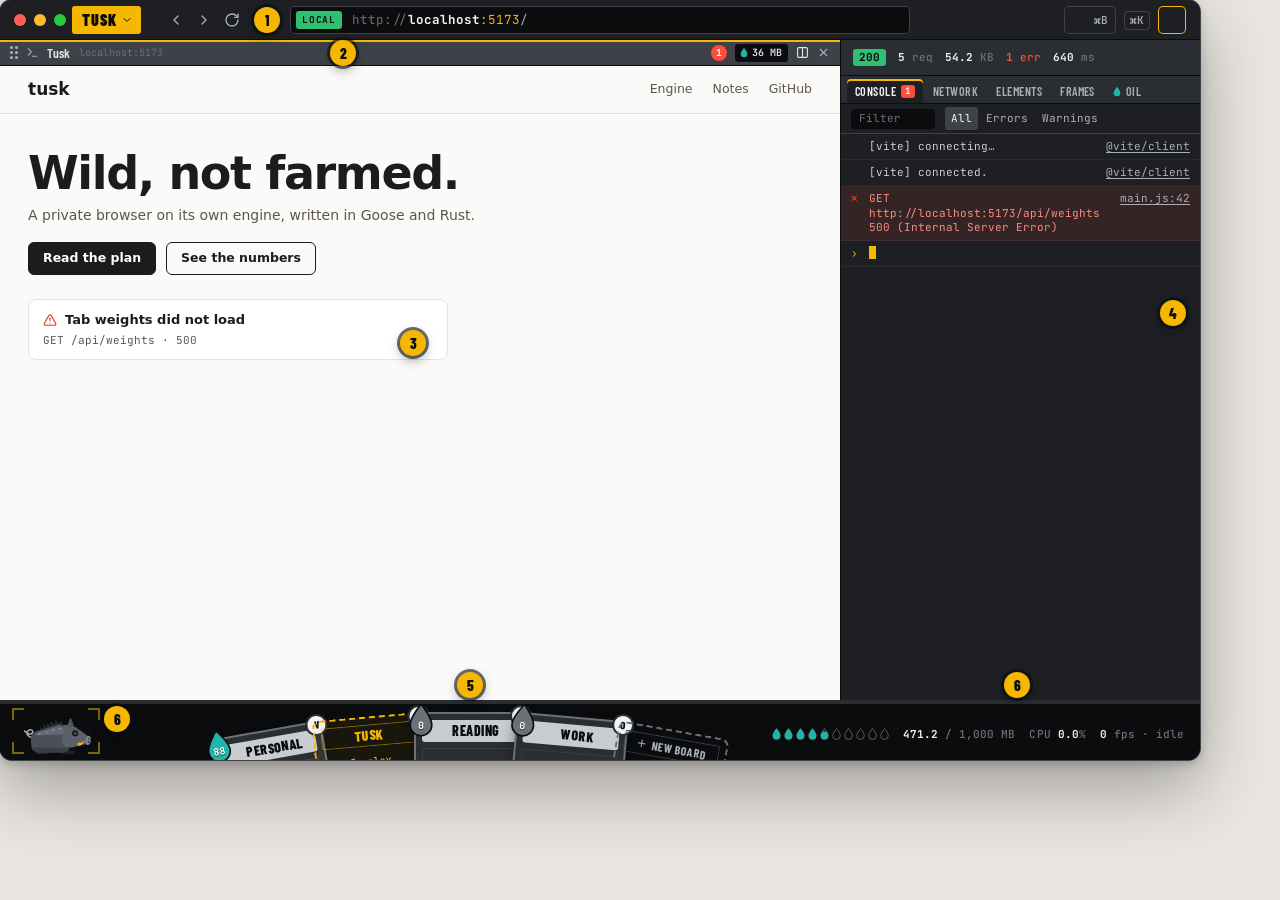
<file: tests/pages/window.html>
<!doctype html>
<meta charset="utf-8">
<title>Tusk, the window</title>
<!-- The interface's design, its default window (foundry, round 7), ported so
     that Tusk draws it: lengths in points (1200 × 760), grid as flex, the oil's
     sheen one flat colour, the rest bay's corners as borders, the console's
     floated sources as flex items. The cards' art waits for images. The
     @font-face rules are for other browsers; Tusk brings these fonts. -->
<style>
@font-face { font-family: "Barlow Condensed"; font-weight: 500; src: url(../../app/fonts/BarlowCondensed-Medium.ttf) }
@font-face { font-family: "Barlow Condensed"; font-weight: 600; src: url(../../app/fonts/BarlowCondensed-SemiBold.ttf) }
@font-face { font-family: "Barlow Condensed"; font-weight: 700; src: url(../../app/fonts/BarlowCondensed-Bold.ttf) }
@font-face { font-family: "Barlow Condensed"; font-weight: 800; src: url(../../app/fonts/BarlowCondensed-ExtraBold.ttf) }
@font-face { font-family: "Barlow Condensed"; font-weight: 900; src: url(../../app/fonts/BarlowCondensed-Black.ttf) }
@font-face { font-family: "JetBrains Mono"; font-weight: 100 800; src: url("../../app/fonts/JetBrainsMono[wght].ttf") }
body { margin: 0; padding: 0; max-width: none; background: #101113 }
.sprite { position: absolute; width: 0; height: 0; overflow: hidden }
:root {  }
:root { --bg: #E9E6E1; --surface: #F4F2EE; --ink: #16171A; --ink-2: #585B60; --line: rgba(22,23,26,.14); --steel: #1D1F22; --steel-2: #2A2D31; --steel-3: #3E4248; --steel-4: #6C7178; --steel-5: #A9AEB5; --plate: #C9CDD2; --oil: #0B0C0E; --concrete: #D8D5CF; --hazard: #F5B700; --ember: #FF7A1A; --ok: #2FBF71; --err: #FF4D3D; --pg: #FFFFFF; --agent: #3B82F6; --h-q: #3E4248; --h-c: #5A5F66; --h-w: #8C6A2E; --h-d: #C98A1B; --h-m: #F5B700; --h-l: #FFE08A; --f-stencil: "Barlow Condensed", "Arial Narrow", "Helvetica Neue", sans-serif; --f-cond: "Barlow Condensed", "Arial Narrow", "Helvetica Neue", sans-serif; --f-ui: -apple-system, BlinkMacSystemFont, "SF Pro Text", "Helvetica Neue", system-ui, sans-serif; --f-mono: "JetBrains Mono", ui-monospace, "SF Mono", Menlo, monospace }
*, *::before, *::after { box-sizing:border-box }
body { background:var(--bg); color:var(--ink); font:400 17px/1.5 var(--f-ui); -webkit-font-smoothing:antialiased }
.i { width:1em; height:1em; fill:none; stroke:currentColor; stroke-width:2; stroke-linecap:round; stroke-linejoin:round; flex:none }
.b { width:1em; height:1em; flex:none; fill:currentColor }
.ro { display:flex; flex-direction:column; gap:6px; font:500 11px/1 var(--f-mono); color:var(--steel-4); white-space:nowrap }
.ro b { font-weight:700; color:#ECEEF1 }
.ro .r1, .ro .r2 { display:flex; align-items:center; justify-content:flex-end; gap:14px }
.ro .st { padding:3px 6px; border-radius:3px; font-weight:700; color:var(--oil) }
.ro .st.ok { background:var(--ok) }
.ro .er { color:var(--err) }
.ro .er b { color:var(--err) }
.ro .k { color:var(--steel-4); letter-spacing:.06em; margin-right:-8px }
.oilg { display:flex; gap:3px }
.oilg i { position:relative; width:9px; height:12px; flex:none }
.oilg svg { position:absolute; inset:0; width:100%; height:100% }
.oilg path { fill:none; stroke:var(--steel-4); stroke-width:2.2 }
.oilg .f path { fill:#1FB5A8; stroke:none }
.drop { position:absolute; z-index:2; left:-8px; top:-11px; width:26px; height:34px; display:flex; align-items:flex-end; justify-content:center; padding-bottom:6px }
.drop svg { position:absolute; inset:0; width:100%; height:100% }
.drop path { fill:#1FB5A8; stroke:var(--oil); stroke-width:1.5 }
.drop b { position:relative; font:700 10px/1 var(--f-mono); color:#FFF; text-shadow:0 1px 0 rgba(0,0,0,.6) }
.asleep .drop path { fill:var(--steel-4) }
.cd { position:relative; width:112px; height:156px; padding:6px; border-radius:8px; background:var(--steel-2);
  border:2px solid var(--steel-4); box-shadow:0 6px 14px rgba(0,0,0,.4); color:#E4E6EA }
.cd .nm { position:relative; height:22px; display:flex; align-items:center; justify-content:center; gap:4px; padding:0 6px 0 18px; border-radius:3px;
  background:var(--plate); color:var(--oil); font:800 14px/1 var(--f-stencil); letter-spacing:.04em; text-transform:uppercase }
.cd .art { height:78px; margin-top:6px; border-radius:4px; background:var(--art) center / cover; box-shadow:inset 0 0 0 1px rgba(255,255,255,.12) }
.cd .tx { display:flex; flex-direction:column; gap:5px; margin-top:8px; padding:0 2px }
.cd .row { display:flex; align-items:center; justify-content:space-between }
.fvs { display:flex; gap:6px; color:var(--steel-5); min-height:12px }
.fvs .i, .fvs .b { width:12px; height:12px }
.cd kbd { font:500 9px/1 var(--f-mono); color:var(--steel-4) }
.cd .tx small { font:500 9px/1.2 var(--f-mono); color:var(--steel-5) }
.cd.asleep .art { filter:grayscale(1) brightness(.7) }
.cd.ghost { background:rgba(245,183,0,.06); border:2px dashed var(--hazard); box-shadow:none }
.cd.ghost .nm { padding:0 6px; background:transparent; color:var(--hazard); box-shadow:inset 0 0 0 1px rgba(245,183,0,.5) }
.cd.ghost small { display:block; margin-top:10px; text-align:center; font:500 9.5px/1 var(--f-mono); color:var(--hazard) }
.cd.ghost kbd { position:absolute; right:8px; bottom:8px; color:var(--hazard) }
.cd.new { background:transparent; border:2px dashed var(--steel-4); box-shadow:none; color:var(--steel-5) }
.cd.new .nm { padding:0 6px; background:transparent; color:var(--steel-5); box-shadow:inset 0 0 0 1px var(--steel-3); font:700 12px/1 var(--f-cond) }
.cd.new .i { width:12px; height:12px }
.fc { position:absolute; left:0; top:0; transform-origin:50% 50% }
.win { position:relative; width:1200px; height:760px; border-radius:12px; overflow:hidden; background:var(--steel);
  font:400 13px/1.3 var(--f-ui); color:#E4E6EA; box-shadow:0 0 0 1px var(--steel-3), 0 28px 70px rgba(0,0,0,.32), 0 4px 12px rgba(0,0,0,.2) }
.bar { position:absolute; left:0; right:0; top:0; height:40px; border-bottom:1px solid var(--oil) }
.bar > * { position:absolute; top:6px; height:28px; display:flex; align-items:center }
.lights { left:14px; gap:8px }
.lights i { width:12px; height:12px; border-radius:50%; background:#FF5F57 }
.lights i:nth-child(2) { background:#FEBC2E }
.lights i:nth-child(3) { background:#28C840 }
.plate { left:72px; gap:4px; padding:0 8px 0 10px; border-radius:3px; background:var(--hazard); color:var(--oil);
  font:900 16px/1 var(--f-stencil); letter-spacing:.06em; text-transform:uppercase }
.plate .i { width:12px; height:12px; transform:rotate(90deg) }
.nav { left:168px; gap:12px; color:var(--steel-5) }
.nav .i { width:16px; height:16px }
.url { left:290px; width:620px; gap:10px; padding:0 10px 0 6px; border-radius:5px; background:var(--oil); box-shadow:inset 0 0 0 1px var(--steel-3);
  font:400 12.5px/1 var(--f-mono); color:var(--steel-5) }
.env { padding:4px 6px; border-radius:3px; background:var(--ok); color:var(--oil); font:700 9.5px/1 var(--f-mono); letter-spacing:.08em }
.u i { font-style:normal; color:var(--steel-4) }
.u b { font-weight:700; color:#F2F3F5 }
.u em { font-style:normal; color:var(--hazard) }
.tools { right:14px; gap:8px; color:var(--steel-5) }
.tools > span { display:flex; align-items:center; justify-content:center; width:28px; height:28px }
.tools .i { width:16px; height:16px }
.tools .on { color:var(--hazard); border-radius:5px; box-shadow:inset 0 0 0 1px var(--hazard) }
.tools kbd { padding:4px 6px; border-radius:4px; box-shadow:inset 0 0 0 1px var(--steel-3); font:500 11px/1 var(--f-mono) }
.tools > .bv { width:auto; display:flex; gap:6px; padding:0 8px; border-radius:5px; box-shadow:inset 0 0 0 1px var(--steel-3) }
.tools > .bv kbd { padding:0; box-shadow:none }
.tools > .bv.on { color:var(--hazard); box-shadow:inset 0 0 0 1px var(--hazard) }
.mb { display:inline-flex; align-items:center; gap:4px; height:18px; margin-left:auto; padding:0 6px 0 5px; border-radius:3px; background:var(--oil); font:600 10px/1 var(--f-mono); color:#E4E6EA; white-space:nowrap; flex:none }
.mb svg { width:8px; height:11px; flex:none }
.mb path { fill:#1FB5A8 }
.content { position:absolute; z-index:0; left:0; top:40px; width:840px; height:660px; overflow:hidden; background:var(--pg) }
.pane { position:absolute; overflow:hidden; background:var(--pg) }
.pane.focus::before { content:""; position:absolute; z-index:2; left:0; right:0; top:0; height:3px; background:var(--hazard) }
.panel { position:absolute; left:0; right:0; bottom:0; height:60px; background:var(--oil); border-top:4px solid var(--steel-2) }
.bay { position:absolute; left:12px; bottom:6px; width:88px; height:46px; --bc:rgba(245,183,0,.5); }
.bay .rest { position:absolute; left:6px; bottom:-2px; width:76px; height:auto; overflow:visible }
.panel .ro { position:absolute; right:16px; bottom:20px }
.pg { height:100%; overflow:hidden; font-family:var(--f-ui) }
.site { background:#FBFAF8; color:#1C1C1C }
.s-nav { display:flex; align-items:center; gap:20px; height:48px; padding:0 28px; font-size:12.5px; color:#5A564F; border-bottom:1px solid #E6E3DE }
.s-nav b { margin-right:auto; font:800 17px/1 var(--f-ui); color:#1C1C1C }
.s-hero { padding:36px 28px 24px }
.s-hero h4 { margin:0 0 10px; font:800 46px/1 var(--f-ui); letter-spacing:-.03em }
.s-hero p { margin:0 0 18px; color:#5A564F; font-size:14px }
.s-cta { display:flex; gap:10px }
.s-btn { padding:9px 14px; border-radius:6px; border:1.5px solid #1C1C1C; font:600 12.5px/1 var(--f-ui) }
.s-btn.pri { background:#1C1C1C; color:#FFF }
.s-warn { margin:0 28px; padding:12px 14px; max-width:420px; border-radius:8px; border:1.5px solid #E6E3DE; background:#FFF }
.s-warn span { display:flex; align-items:center; gap:8px; font-size:13px; font-weight:600 }
.s-warn .i { width:14px; height:14px; color:#D93A26 }
.s-warn small { display:block; margin-top:4px; font:400 11px/1.3 var(--f-mono); color:#5A564F }
.devp { position:absolute; z-index:0; left:840px; top:40px; width:360px; height:660px; display:flex; flex-direction:column;
  background:var(--steel); border-left:1px solid var(--oil); font:400 11px/1.35 var(--f-mono); color:#D7DADF }
.dph { display:flex; align-items:center; height:36px; padding:0 12px; flex:none; background:var(--steel-2); border-bottom:1px solid var(--oil) }
.dph .r1 { justify-content:flex-start; gap:12px }
.dpt { display:flex; flex-direction:column; min-height:0 }
.dpt { flex:1 }
.dtabs { display:flex; align-items:flex-end; gap:2px; height:28px; padding:0 6px; background:var(--steel-2); border-bottom:1px solid var(--oil); flex:none }
.dtabs span { display:flex; align-items:center; gap:5px; height:24px; padding:0 8px; border-radius:4px 4px 0 0;
  font:600 12px/1 var(--f-cond); letter-spacing:.04em; text-transform:uppercase; color:var(--steel-5) }
.dtabs span.on { background:var(--steel); color:#F2F3F5; box-shadow:inset 0 2px 0 var(--hazard) }
.dtabs em { padding:2px 4px; border-radius:3px; background:var(--err); color:#FFF; font:700 9px/1 var(--f-mono); font-style:normal }
.dtabs svg { width:8px; height:11px }
.dtabs path { fill:#1FB5A8 }
.nbar { display:flex; align-items:center; gap:10px; height:30px; padding:0 10px; border-bottom:1px solid var(--steel-3); flex:none; white-space:nowrap }
.flt { display:flex; align-items:center; width:84px; height:20px; padding:0 8px; border-radius:4px; background:var(--oil); color:var(--steel-4) }
.chips { display:flex; gap:2px }
.chips i { padding:4px 6px; border-radius:3px; font-style:normal; color:var(--steel-5) }
.chips i.on { background:var(--steel-3); color:#F2F3F5 }
.clist { flex:1; min-height:0; overflow:hidden }
.cl { display:flex; align-items:flex-start; gap:8px; margin:0; padding:5px 10px; border-bottom:1px solid rgba(255,255,255,.05); color:#C9CDD2 }
.cl .msg { flex:1; min-width:0; overflow-wrap:anywhere }
.cl em { flex:none; margin-left:10px; font-style:normal; color:var(--steel-5); text-decoration:underline; text-underline-offset:2px }
.cl.er { background:rgba(255,77,61,.1); color:#FF8A7E }
.cl .x { flex:none; width:10px; color:var(--err) }
.cl .pr { color:var(--hazard) }
.caret { width:7px; height:13px; background:var(--hazard) }
.pane { display:flex; flex-direction:column }
.pbody { flex:1; min-height:0; overflow:hidden }
.pgh { display:flex; align-items:center; gap:8px; height:26px; padding:0 10px; flex:none; white-space:nowrap;
  background:var(--steel-2); border-bottom:1px solid var(--oil); color:#E4E6EA }
.pgh.focus { box-shadow:inset 0 2px 0 var(--hazard) }
.pgh.hover { background:var(--steel-3) }
.pgh .fv { display:flex; color:var(--steel-5) }
.pgh .fv .i, .pgh .fv .b { width:13px; height:13px }
.pgh b { min-width:0; overflow:hidden; text-overflow:ellipsis; font:600 13.5px/1 var(--f-cond); letter-spacing:.01em }
.pgh .host { min-width:0; overflow:hidden; text-overflow:ellipsis; font:400 10px/1 var(--f-mono); color:var(--steel-4) }
.pgr { display:flex; align-items:center; gap:8px; margin-left:auto; flex:none }
.pgr .mb { margin-left:0 }
.pga { display:flex; gap:8px; color:var(--steel-5) }
.pga .i { width:13px; height:13px }
.pga .sp { display:flex; color:#E4E6EA }
.sdot { width:8px; height:8px; border-radius:50% }
.sdot.ok { background:var(--ok) }
.sdot.er { display:flex; align-items:center; justify-content:center; width:auto; min-width:16px; height:16px; padding:0 4px; border-radius:8px; background:var(--err);
  color:#FFF; font:700 9.5px/1 var(--f-mono) }
.grip { display:flex; flex-wrap:wrap; width:8px; gap:2px }
.grip i { width:3px; height:3px; border-radius:50%; background:var(--steel-5) }
.pbadge { position:absolute; z-index:3; right:-6px; top:-7px; width:18px; height:18px; display:flex; align-items:center; justify-content:center; border-radius:50%;
  background:#F2F3F5; color:var(--oil); font:800 10.5px/1 var(--f-cond); box-shadow:0 0 0 2px var(--steel-2) }
.mk { position:absolute; z-index:40; display:flex; align-items:center; justify-content:center; width:26px; height:26px; border-radius:50%; background:var(--hazard); color:var(--oil);
  font:800 15px/1 var(--f-cond); box-shadow:0 0 0 3px rgba(11,12,14,.6), 0 4px 12px rgba(0,0,0,.35) }
.m-body { fill:#4A5058 }
.m-plate { fill:#646B75 }
.m-belly { fill:#3A3F46 }
.m-head { fill:#5A616B }
.m-ear { fill:#4A5058 }
.m-snout { fill:#7A828D }
.m-nostril { fill:#2A2D31 }
.m-tusk { fill:#F5B700 }
.m-rivet { fill:#A9AEB5 }
.m-mane { fill:#25282C }
.m-hoof { fill:#1D1F22 }
.m-spring { fill:none; stroke:#A9AEB5; stroke-width:3.2; stroke-linecap:round; stroke-linejoin:round }
.m-ring { fill:#1D1F22 }
.m-standby { fill:#FF6A1A }
.bay .bc { position:absolute; width:12px; height:12px; border:0 solid var(--bc) }
.bay .tl { left:0; top:0; border-top-width:2px; border-left-width:2px }
.bay .tr { right:0; top:0; border-top-width:2px; border-right-width:2px }
.bay .bl { left:0; bottom:0; border-bottom-width:2px; border-left-width:2px }
.bay .br { right:0; bottom:0; border-bottom-width:2px; border-right-width:2px }
</style>
<svg class="sprite" aria-hidden="true"><symbol id="i-chev-l" viewBox="0 0 24 24"><path d="m15 18-6-6 6-6"/></symbol><symbol id="i-chev-r" viewBox="0 0 24 24"><path d="m9 18 6-6-6-6"/></symbol><symbol id="i-reload" viewBox="0 0 24 24"><path d="M21 12a9 9 0 1 1-9-9c2.52 0 4.93 1 6.74 2.74L21 8"/><path d="M21 3v5h-5"/></symbol><symbol id="i-plus" viewBox="0 0 24 24"><path d="M5 12h14"/><path d="M12 5v14"/></symbol><symbol id="i-search" viewBox="0 0 24 24"><circle cx="11" cy="11" r="8"/><path d="m21 21-4.3-4.3"/></symbol><symbol id="i-globe" viewBox="0 0 24 24"><circle cx="12" cy="12" r="10"/><path d="M12 2a14.5 14.5 0 0 0 0 20 14.5 14.5 0 0 0 0-20"/><path d="M2 12h20"/></symbol><symbol id="i-moon" viewBox="0 0 24 24"><path d="M12 3a6 6 0 0 0 9 9 9 9 0 1 1-9-9Z"/></symbol><symbol id="i-term" viewBox="0 0 24 24"><path d="m4 17 6-6-6-6"/><path d="M12 19h8"/></symbol><symbol id="i-x" viewBox="0 0 24 24"><path d="M18 6 6 18"/><path d="m6 6 12 12"/></symbol><symbol id="i-menu" viewBox="0 0 24 24"><path d="M4 6h16"/><path d="M4 12h16"/><path d="M4 18h16"/></symbol><symbol id="i-alert" viewBox="0 0 24 24"><path d="m21.73 18-8-14a2 2 0 0 0-3.48 0l-8 14A2 2 0 0 0 4 21h16a2 2 0 0 0 1.73-3"/><path d="M12 9v4"/><path d="M12 17h.01"/></symbol><symbol id="i-clock" viewBox="0 0 24 24"><circle cx="12" cy="12" r="10"/><path d="M12 6v6l4 2"/></symbol><symbol id="i-share" viewBox="0 0 24 24"><path d="M4 12v8a2 2 0 0 0 2 2h12a2 2 0 0 0 2-2v-8"/><path d="m16 6-4-4-4 4"/><path d="M12 2v13"/></symbol><symbol id="i-check" viewBox="0 0 24 24"><path d="M20 6 9 17l-5-5"/></symbol><symbol id="i-undo" viewBox="0 0 24 24"><path d="M3 7v6h6"/><path d="M21 17a9 9 0 0 0-9-9 9 9 0 0 0-6 2.3L3 13"/></symbol><symbol id="i-cols" viewBox="0 0 24 24"><rect width="18" height="18" x="3" y="3" rx="2"/><path d="M12 3v18"/></symbol><symbol id="b-github" viewBox="0 0 24 24"><path d="M12 .297c-6.63 0-12 5.373-12 12 0 5.303 3.438 9.8 8.205 11.385.6.113.82-.258.82-.577 0-.285-.01-1.04-.015-2.04-3.338.724-4.042-1.61-4.042-1.61C4.422 18.07 3.633 17.7 3.633 17.7c-1.087-.744.084-.729.084-.729 1.205.084 1.838 1.236 1.838 1.236 1.07 1.835 2.809 1.305 3.495.998.108-.776.417-1.305.76-1.605-2.665-.3-5.466-1.332-5.466-5.93 0-1.31.465-2.38 1.235-3.22-.135-.303-.54-1.523.105-3.176 0 0 1.005-.322 3.3 1.23.96-.267 1.98-.399 3-.405 1.02.006 2.04.138 3 .405 2.28-1.552 3.285-1.23 3.285-1.23.645 1.653.24 2.873.12 3.176.765.84 1.23 1.91 1.23 3.22 0 4.61-2.805 5.625-5.475 5.92.42.36.81 1.096.81 2.22 0 1.606-.015 2.896-.015 3.286 0 .315.21.69.825.57C20.565 22.092 24 17.592 24 12.297c0-6.627-5.373-12-12-12"/></symbol><symbol id="b-wikipedia" viewBox="0 0 24 24"><path d="M12.09 13.119c-.936 1.932-2.217 4.548-2.853 5.728-.616 1.074-1.127.931-1.532.029-1.406-3.321-4.293-9.144-5.651-12.409-.251-.601-.441-.987-.619-1.139-.181-.15-.554-.24-1.122-.271C.103 5.033 0 4.982 0 4.898v-.455l.052-.045c.924-.005 5.401 0 5.401 0l.051.045v.434c0 .119-.075.176-.225.176l-.564.031c-.485.029-.727.164-.727.436 0 .135.053.33.166.601 1.082 2.646 4.818 10.521 4.818 10.521l.136.046 2.411-4.81-.482-1.067-1.658-3.264s-.318-.654-.428-.872c-.728-1.443-.712-1.518-1.447-1.617-.207-.023-.313-.05-.313-.149v-.468l.06-.045h4.292l.113.037v.451c0 .105-.076.15-.227.15l-.308.047c-.792.061-.661.381-.136 1.422l1.582 3.252 1.758-3.504c.293-.64.233-.801.111-.947-.07-.084-.305-.22-.812-.24l-.201-.021c-.052 0-.098-.015-.145-.051-.045-.031-.067-.076-.067-.129v-.427l.061-.045c1.247-.008 4.043 0 4.043 0l.059.045v.436c0 .121-.059.178-.193.178-.646.03-.782.095-1.023.439-.12.186-.375.589-.646 1.039l-2.301 4.273-.065.135 2.792 5.712.17.048 4.396-10.438c.154-.422.129-.722-.064-.895-.197-.172-.346-.273-.857-.295l-.42-.016c-.061 0-.105-.014-.152-.045-.043-.029-.072-.075-.072-.119v-.436l.059-.045h4.961l.041.045v.437c0 .119-.074.18-.209.18-.648.03-1.127.18-1.443.421-.314.255-.557.616-.736 1.067 0 0-4.043 9.258-5.426 12.339-.525 1.007-1.053.917-1.503-.031-.571-1.171-1.773-3.786-2.646-5.71l.053-.036z"/></symbol><symbol id="b-mdnwebdocs" viewBox="0 0 24 24"><path d="m21.538 1.1-6.745 21.8h-2.77L18.77 1.1ZM24 1.1v21.8h-2.462V1.1Zm-12 0v21.8H9.538V1.1Zm-2.462 0L2.77 22.9H0L6.746 1.1Z"/></symbol></svg>
<div class="win"><div class="bar"><span class="lights"><i></i><i></i><i></i></span><span class="plate">Tusk<svg class="i" aria-hidden="true"><use href="#i-chev-r"/></svg></span><span class="nav"><svg class="i" aria-hidden="true"><use href="#i-chev-l"/></svg><svg class="i" aria-hidden="true"><use href="#i-chev-r"/></svg><svg class="i" aria-hidden="true"><use href="#i-reload"/></svg></span><span class="url"><span class="env">LOCAL</span><span class="u"><i>http://</i><b>localhost</b><em>:5173</em>/</span></span><span class="tools"><span class="bv"><svg class="i" aria-hidden="true"><use href="#i-grid"/></svg><kbd>⌘B</kbd></span><kbd>⌘K</kbd><span class="on"><svg class="i" aria-hidden="true"><use href="#i-code"/></svg></span></span></div><div class="content "><div class="pane" style="left:0px; top:0px; width:840px; height:660px"><div class="pgh focus hover"><span class="grip" aria-hidden="true"><i></i><i></i><i></i><i></i><i></i><i></i></span><span class="fv"><svg class="i" aria-hidden="true"><use href="#i-term"/></svg></span><b>Tusk</b><span class="host">localhost:5173</span><span class="pgr"><span class="sdot er" aria-label="1 error">1</span><span class="mb"><svg viewBox="0 0 24 31" aria-hidden="true"><path d="M12 1C12 1 2 13 2 20a10 10 0 0 0 20 0C22 13 12 1 12 1Z"/></svg>36 MB</span><span class="pga"><span class="sp"><svg class="i" aria-hidden="true"><use href="#i-cols"/></svg></span><svg class="i" aria-hidden="true"><use href="#i-x"/></svg></span></span></div><div class="pbody"><div class="pg site"><div class="s-nav"><b>tusk</b><span>Engine</span><span>Notes</span><span>GitHub</span></div><div class="s-hero"><h4>Wild, not farmed.</h4><p>A private browser on its own engine, written in Goose and Rust.</p><div class="s-cta"><span class="s-btn pri">Read the plan</span><span class="s-btn">See the numbers</span></div></div><div class="s-warn"><span><svg class="i" aria-hidden="true"><use href="#i-alert"/></svg>Tab weights did not load</span><small>GET /api/weights · 500</small></div></div></div></div></div><aside class="devp"><div class="dph"><div class="ro"><div class="r1"><span class="st ok">200</span><span><b>5</b> req</span><span><b>54.2</b> KB</span><span class="er"><b>1</b> err</span><span><b>640</b> ms</span></div></div></div><div class="dpt"><div class="dtabs"><span class=on>Console<em>1</em></span><span>Network</span><span>Elements</span><span>Frames</span><span><svg viewBox="0 0 24 31" aria-hidden="true"><path d="M12 1C12 1 2 13 2 20a10 10 0 0 0 20 0C22 13 12 1 12 1Z"/></svg>Oil</span></div><div class="nbar"><span class="flt">Filter</span><span class="chips"><i class="on">All</i><i>Errors</i><i>Warnings</i></span></div><div class="clist"><p class="cl "><span class="x"></span><span class="msg">[vite] connecting…</span><em>@vite/client</em></p><p class="cl "><span class="x"></span><span class="msg">[vite] connected.</span><em>@vite/client</em></p><p class="cl er"><span class="x">✕</span><span class="msg">GET http://localhost:5173/api/weights 500 (Internal Server Error)</span><em>main.js:42</em></p><p class="cl"><span class="x pr">›</span><i class="caret"></i></p></div></div></aside><div class="panel"><div class="bay"><i class="bc tl"></i><i class="bc tr"></i><i class="bc bl"></i><i class="bc br"></i><svg class="rest" viewBox="0 0 160 110" aria-hidden="true"><g class="mascot rest"><g transform="translate(0 14)"><path class="m-hoof" d="M38 84H62V88C62 90 60 92 58 92H42C40 92 38 90 38 88Z"/><path class="m-hoof" d="M92 84H120V88C120 90 118 92 116 92H96C94 92 92 90 92 88Z"/><path class="m-spring" d="M28 56C22 55 18 51 19 46C20 41 25 39 29 41C33 43 31 48 27 49C22 50 17 47 14 43"/><path class="m-mane" d="M48 42L45 33L54 39L54 37L52 28L61 35L61 34L60 25L69 32L69 31L68 22L77 29L78 28L78 20L86 27L88 27L89 20L95 28Z"/><path class="m-body" d="M27 62C27 50 34 44 44 42L82 30C93 27 102 31 105 40L108 74C109 83 103 88 94 88H44C35 88 28 82 28 73Z"/><path class="m-plate" d="M36 52C38 47 42 45 47 44L83 34C90 32 96 34 99 39L100 50Z"/><path class="m-belly" d="M30 78H108V80C107 85 101 88 94 88H44C37 88 32 84 30 80Z"/><circle class="m-rivet" cx="46" cy="49" r="1.5"/><circle class="m-rivet" cx="60" cy="45" r="1.5"/><circle class="m-rivet" cx="74" cy="41" r="1.5"/><circle class="m-rivet" cx="88" cy="38" r="1.5"/><g transform="rotate(8 100 70)"><path class="m-head" d="M92 31C100 28 109 29 117 33L139 44C144 46 146 50 146 54V58C146 62 143 65 139 66L119 74C110 78 101 77 96 72L92 66Z"/><path class="m-ear" d="M99 33L101 17C101.5 15 104 14.5 105 16.5L113 31Z"/><circle class="m-rivet" cx="104" cy="27" r="1.4"/><ellipse class="m-snout" cx="146" cy="56" rx="5.5" ry="10"/><ellipse class="m-nostril" cx="147.4" cy="52.6" rx="1.3" ry="2"/><ellipse class="m-nostril" cx="147.4" cy="59.4" rx="1.3" ry="2"/><path class="m-tusk" d="M126 70C132 70 138 65 139 56C136 61 132 64 125 64Z"/><circle class="m-ring" cx="117" cy="45" r="6.6"/><circle class="m-standby" cx="117" cy="45" r="1.7"/></g></g></g></svg></div><div class="ro"><div class="r2"><span class="oilg" role="img" aria-label="Oil: 471.2 of 1,000 MB"><i><svg viewBox="0 0 24 31"><path d="M12 1C12 1 2 13 2 20a10 10 0 0 0 20 0C22 13 12 1 12 1Z"/></svg><svg class="f" viewBox="0 0 24 31" style="clip-path:inset(0% 0 0 0)"><path d="M12 1C12 1 2 13 2 20a10 10 0 0 0 20 0C22 13 12 1 12 1Z"/></svg></i><i><svg viewBox="0 0 24 31"><path d="M12 1C12 1 2 13 2 20a10 10 0 0 0 20 0C22 13 12 1 12 1Z"/></svg><svg class="f" viewBox="0 0 24 31" style="clip-path:inset(0% 0 0 0)"><path d="M12 1C12 1 2 13 2 20a10 10 0 0 0 20 0C22 13 12 1 12 1Z"/></svg></i><i><svg viewBox="0 0 24 31"><path d="M12 1C12 1 2 13 2 20a10 10 0 0 0 20 0C22 13 12 1 12 1Z"/></svg><svg class="f" viewBox="0 0 24 31" style="clip-path:inset(0% 0 0 0)"><path d="M12 1C12 1 2 13 2 20a10 10 0 0 0 20 0C22 13 12 1 12 1Z"/></svg></i><i><svg viewBox="0 0 24 31"><path d="M12 1C12 1 2 13 2 20a10 10 0 0 0 20 0C22 13 12 1 12 1Z"/></svg><svg class="f" viewBox="0 0 24 31" style="clip-path:inset(0% 0 0 0)"><path d="M12 1C12 1 2 13 2 20a10 10 0 0 0 20 0C22 13 12 1 12 1Z"/></svg></i><i><svg viewBox="0 0 24 31"><path d="M12 1C12 1 2 13 2 20a10 10 0 0 0 20 0C22 13 12 1 12 1Z"/></svg><svg class="f" viewBox="0 0 24 31" style="clip-path:inset(29% 0 0 0)"><path d="M12 1C12 1 2 13 2 20a10 10 0 0 0 20 0C22 13 12 1 12 1Z"/></svg></i><i><svg viewBox="0 0 24 31"><path d="M12 1C12 1 2 13 2 20a10 10 0 0 0 20 0C22 13 12 1 12 1Z"/></svg></i><i><svg viewBox="0 0 24 31"><path d="M12 1C12 1 2 13 2 20a10 10 0 0 0 20 0C22 13 12 1 12 1Z"/></svg></i><i><svg viewBox="0 0 24 31"><path d="M12 1C12 1 2 13 2 20a10 10 0 0 0 20 0C22 13 12 1 12 1Z"/></svg></i><i><svg viewBox="0 0 24 31"><path d="M12 1C12 1 2 13 2 20a10 10 0 0 0 20 0C22 13 12 1 12 1Z"/></svg></i><i><svg viewBox="0 0 24 31"><path d="M12 1C12 1 2 13 2 20a10 10 0 0 0 20 0C22 13 12 1 12 1Z"/></svg></i></span><span><b>471.2</b> / 1,000 MB</span><span class="k">CPU</span><span><b>0.0</b>%</span><span><b>0</b> fps · idle</span></div></div></div><div class="fc" style="transform:translate(223.0px, 728.7px) rotate(-10.0deg); z-index:1"><div class="cd" style="--art:var(--art-personal)"><span class="drop"><svg viewBox="0 0 24 31" aria-hidden="true"><path d="M12 1C12 1 2 13 2 20a10 10 0 0 0 20 0C22 13 12 1 12 1Z"/></svg><b>88</b></span><span class="pbadge" aria-label="Profile: Vlad">V</span><div class="nm">Personal</div><div class="art"></div><div class="tx"><span class="row"><span class="fvs"><span><svg class="b" aria-hidden="true"><use href="#b-wikipedia"/></svg></span><span><svg class="i" aria-hidden="true"><use href="#i-globe"/></svg></span></span><kbd>⌘1</kbd></span><small>Vlad · 2 tabs · 87.5 MB</small></div></div></div><div class="fc" style="transform:translate(318.1px, 716.2px) rotate(-5.0deg); z-index:2"><div class="cd ghost"><span class="pbadge" aria-label="Profile: Vlad">V</span><div class="nm">Tusk</div><small>In play</small><kbd>⌘2</kbd></div></div><div class="fc" style="transform:translate(414.0px, 712.0px) rotate(0.0deg); z-index:3"><div class="cd asleep" style="--art:var(--art-reading)"><span class="drop"><svg viewBox="0 0 24 31" aria-hidden="true"><path d="M12 1C12 1 2 13 2 20a10 10 0 0 0 20 0C22 13 12 1 12 1Z"/></svg><b>0</b></span><span class="pbadge" aria-label="Profile: Vlad">V</span><div class="nm">Reading</div><div class="art"></div><div class="tx"><span class="row"><span class="fvs"></span><kbd>⌘3</kbd></span><small>Vlad · 3 tabs · asleep</small></div></div></div><div class="fc" style="transform:translate(509.9px, 716.2px) rotate(5.0deg); z-index:4"><div class="cd asleep" style="--art:var(--art-work)"><span class="drop"><svg viewBox="0 0 24 31" aria-hidden="true"><path d="M12 1C12 1 2 13 2 20a10 10 0 0 0 20 0C22 13 12 1 12 1Z"/></svg><b>0</b></span><span class="pbadge" aria-label="Profile: Office">O</span><div class="nm">Work</div><div class="art"></div><div class="tx"><span class="row"><span class="fvs"></span><kbd>⌘4</kbd></span><small>Office · 5 tabs · asleep</small></div></div></div><div class="fc" style="transform:translate(605.0px, 728.7px) rotate(10.0deg); z-index:5"><div class="cd new"><div class="nm"><svg class="i" aria-hidden="true"><use href="#i-plus"/></svg>New board</div></div></div><span class="mk" style="left:254px; top:7px">1</span><span class="mk" style="left:330px; top:40px">2</span><span class="mk" style="left:400px; top:330px">3</span><span class="mk" style="left:1160px; top:300px">4</span><span class="mk" style="left:457px; top:672px">5</span><span class="mk" style="left:104px; top:706px">6</span><span class="mk" style="left:1004px; top:672px">6</span></div>
</file>
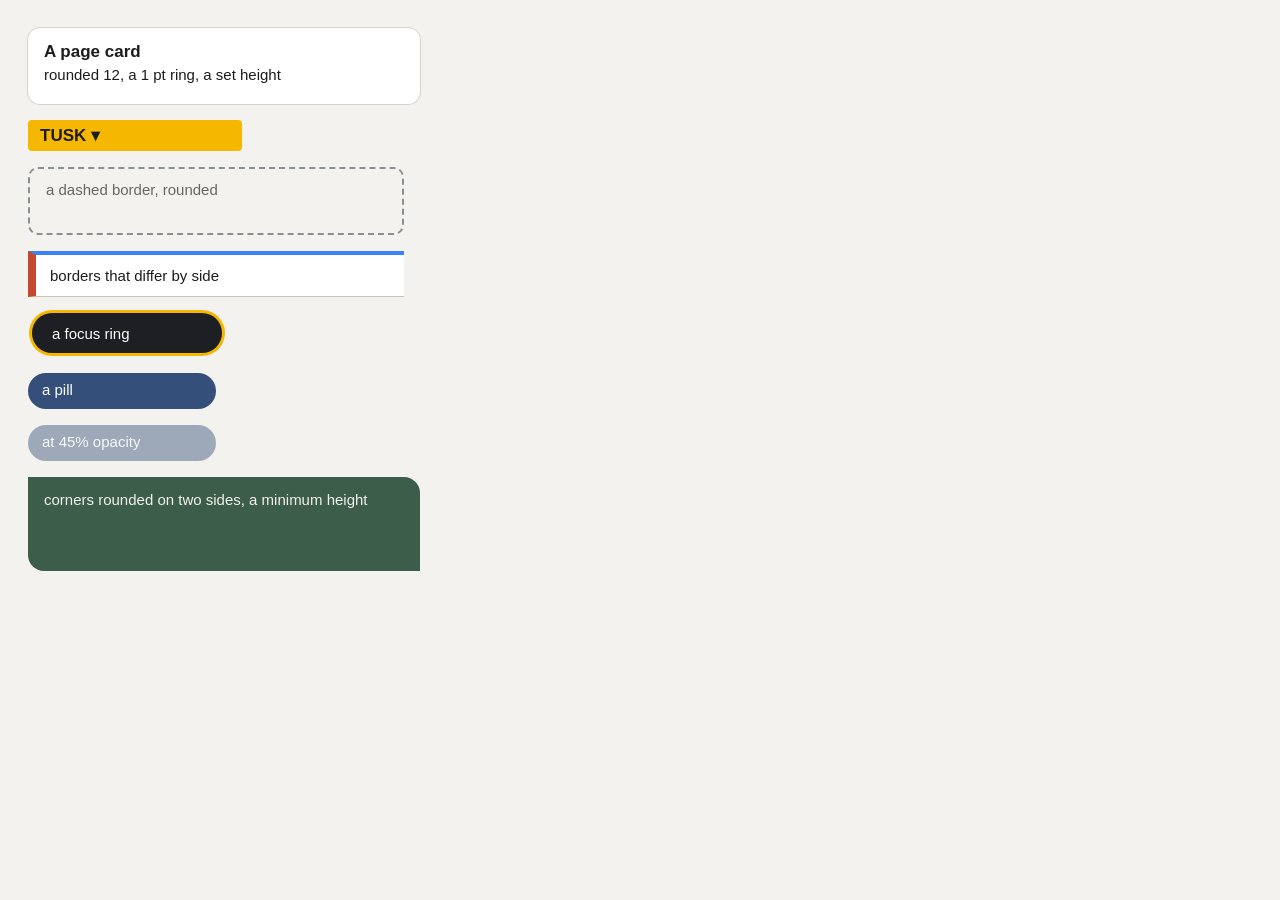
<file: tusk-interface/pages/box.html>
<!doctype html>
<meta charset="utf-8">
<title>The box model</title>
<style>
  body { margin: 0; padding: 28px; max-width: none; background: #f4f2ee; color: #1c1c1c; font: 15px/1.4 -apple-system, sans-serif }
  .card { width: 360px; height: 52px; margin: 0 0 16px; padding: 12px 16px; border-radius: 12px; background: #fff; box-shadow: 0 0 0 1px #d8d4cc }
  .card b { font-size: 17px }
  .plate { width: 190px; padding: 7px 12px; margin: 0 0 16px; border-radius: 4px; background: #f5b700; font: 800 17px/1 -apple-system, sans-serif }
  .dashed { width: 340px; height: 44px; margin: 0 0 16px; padding: 10px 16px; border: 2px dashed #8a8f96; border-radius: 10px; color: #6b6560 }
  .sides { width: 340px; margin: 0 0 16px; padding: 10px 14px; background: #fff; border-top: 4px solid #3b82f6; border-left: 8px solid #c4472f; border-bottom: 1px solid #c9c4ba }
  .ring { width: 150px; height: 20px; margin: 4px 0 20px 4px; padding: 10px 20px; border-radius: 20px; background: #1d1f22; color: #fff; box-shadow: 0 0 0 3px #f5b700 }
  .pill { width: 160px; min-height: 24px; margin: 0 0 16px; padding: 6px 14px; border-radius: 18px; background: #34507a; color: #fff }
  .faded { opacity: .45 }
  .tall { width: 360px; min-height: 70px; margin: 0 0 16px; padding: 12px 16px; border-radius: 0 16px 0 16px; background: #3b5d4a; color: #f2f0ec }
</style>
<div class="card"><b>A page card</b><br>rounded 12, a 1 pt ring, a set height</div>
<div class="plate">TUSK ▾</div>
<div class="dashed">a dashed border, rounded</div>
<div class="sides">borders that differ by side</div>
<div class="ring">a focus ring</div>
<div class="pill">a pill</div>
<div class="pill faded">at 45% opacity</div>
<div class="tall">corners rounded on two sides, a minimum height</div>
</file>
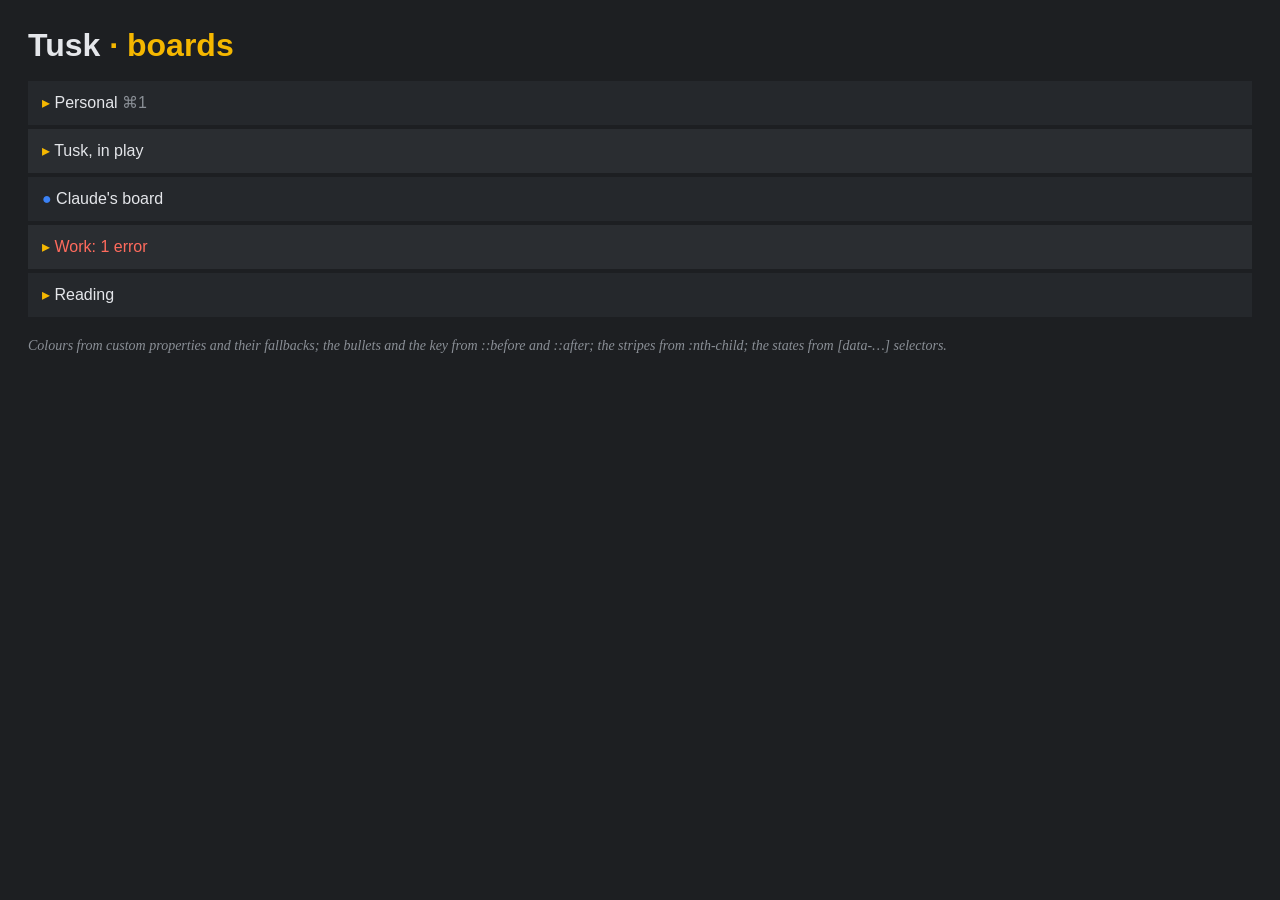
<file: tusk-interface/pages/css.html>
<!doctype html>
<meta charset="utf-8">
<title>CSS: variables, generated content, selectors</title>
<style>
  :root { --steel: #1d1f22; --steel-2: #2a2d31; --steel-3: #25282c; --ink: #e4e6ea; --muted: #8a8f96; --hazard: #f5b700; --agent: #3b82f6; --err: #ff6b5d; --pad: 10px 14px }
  body { margin: 0; padding: 28px; max-width: none; background: var(--steel); color: var(--ink); font: 16px/1.5 -apple-system, sans-serif }
  h1 { font: 800 32px/1.1 -apple-system, sans-serif; margin: 0 0 18px }
  h1::after { content: " · " "boards"; color: var(--hazard) }
  .row { padding: var(--pad); margin: 0 0 4px; background: var(--steel-2) }
  .row:nth-child(odd) { background: var(--steel-3) }
  .row::before { content: "▸  "; color: var(--accent, var(--hazard)) }
  .row[data-state="agent"]::before { content: "●  "; color: var(--agent) }
  .row[data-state="error"] { color: var(--err) }
  .row[data-kind~="pinned"]::after { content: "   ⌘1"; color: var(--muted) }
  .note { margin-top: 18px; font: italic 14px/1.5 Georgia, serif; color: var(--muted) }
</style>
<h1>Tusk</h1>
<div class="rows">
  <div class="row" data-kind="board pinned">Personal</div>
  <div class="row" data-kind="board">Tusk, in play</div>
  <div class="row" data-state="agent">Claude's board</div>
  <div class="row" data-state="error">Work: 1 error</div>
  <div class="row">Reading</div>
</div>
<p class="note">Colours from custom properties and their fallbacks; the bullets and the key from ::before and ::after; the stripes from :nth-child; the states from [data-…] selectors.</p>
</file>
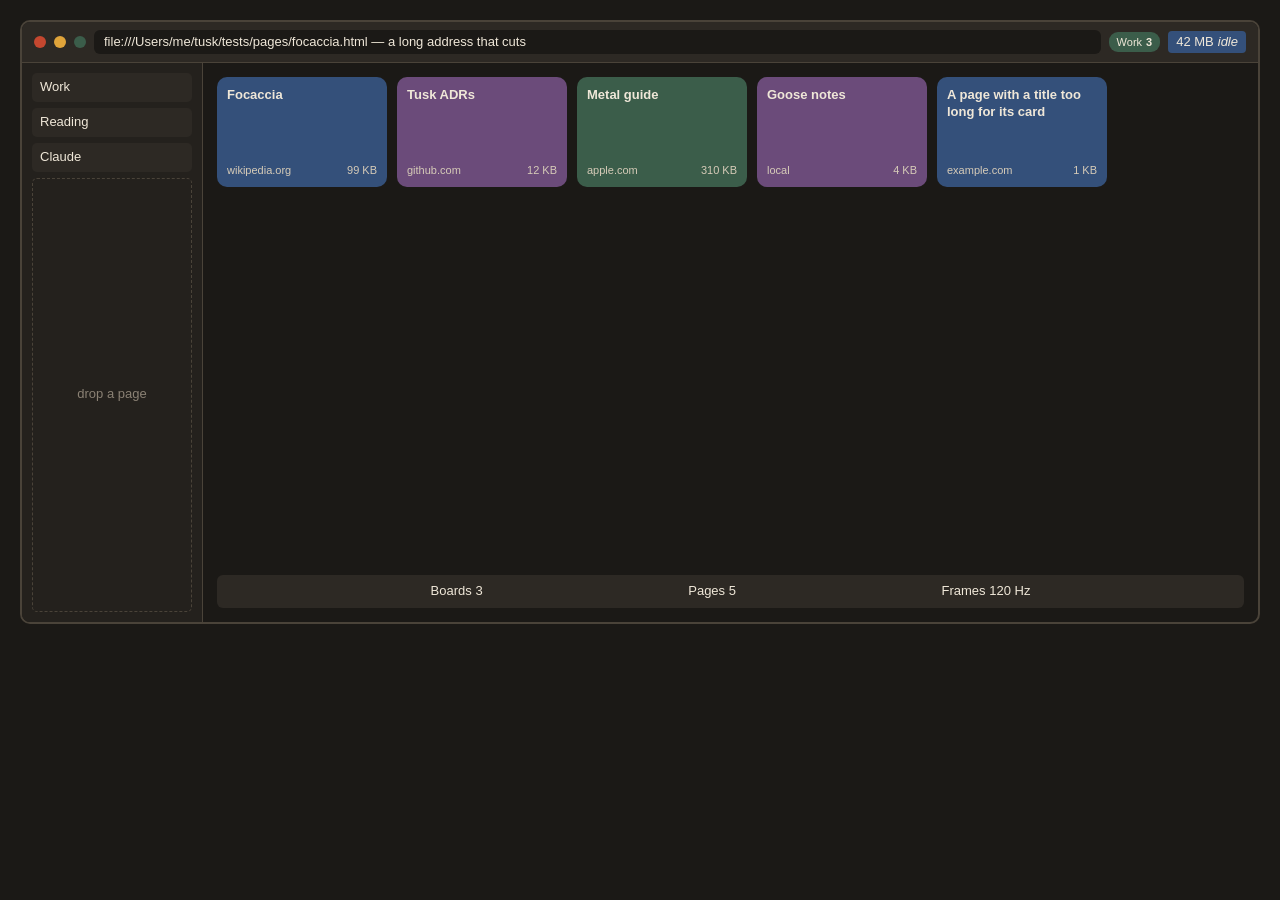
<file: tusk-interface/pages/flex.html>
<!doctype html>
<title>Flex</title>
<style>
  body { margin: 0; padding: 20px; max-width: none; background: #1b1916; color: #efe7d8; font-family: sans-serif; font-size: 13px; line-height: 1.3 }
  .app { display: flex; flex-direction: column; height: 600px; border: 2px solid #4a4339; border-radius: 10px; overflow: hidden }
  .bar { display: flex; align-items: center; gap: 8px; height: 40px; padding: 0 12px; background: #2d2924; border-bottom: 1px solid #4a4339; flex: none }
  .dot { width: 12px; height: 12px; border-radius: 6px; background: #c4472f; flex: none }
  .dot.y { background: #e0a43a } .dot.g { background: #3b5d4a }
  .addr { flex: 1; min-width: 0; height: 24px; display: flex; align-items: center; padding: 0 10px; background: #1b1916; border-radius: 6px; white-space: nowrap; overflow: hidden; text-overflow: ellipsis }
  .chip { display: inline-flex; align-items: center; gap: 4px; padding: 3px 8px; border-radius: 9px; background: #3b5d4a; font-size: 11px }
  .mb { margin-left: auto; display: inline-flex; gap: 4px; padding: 3px 8px; border-radius: 4px; background: #34507a }
  .body { display: flex; flex: 1; min-height: 0 }
  .side { width: 160px; display: flex; flex-direction: column; gap: 6px; padding: 10px; background: #24211d; border-right: 1px solid #4a4339 }
  .side .item { padding: 6px 8px; border-radius: 5px; background: #2d2924 }
  .side .fill { flex: 1; border: 1px dashed #4a4339; border-radius: 5px; display: flex; align-items: center; justify-content: center; color: #8a8174 }
  .main { flex: 1; padding: 14px; display: flex; flex-direction: column; gap: 12px }
  .cards { display: flex; flex-wrap: wrap; gap: 10px }
  .card { width: 150px; height: 90px; border-radius: 10px; background: #34507a; display: flex; flex-direction: column; justify-content: space-between; padding: 10px }
  .card:nth-child(2n) { background: #6b4b7a } .card:nth-child(3n) { background: #3b5d4a }
  .card .t { font-weight: bold } .card .m { display: flex; justify-content: space-between; color: #d6cbb8; font-size: 11px }
  .foot { margin-top: auto; display: flex; justify-content: space-evenly; padding: 8px; background: #2d2924; border-radius: 6px }
</style>
<div class=app>
  <div class=bar><span class=dot></span><span class="dot y"></span><span class="dot g"></span>
    <div class=addr>file:///Users/me/tusk/tests/pages/focaccia.html — a long address that cuts</div>
    <span class=chip>Work <b>3</b></span><span class=mb>42 MB <i>idle</i></span></div>
  <div class=body>
    <div class=side><div class=item>Work</div><div class=item>Reading</div><div class=item>Claude</div><div class=fill>drop a page</div></div>
    <div class=main>
      <div class=cards>
        <div class=card><div class=t>Focaccia</div><div class=m><span>wikipedia.org</span><span>99 KB</span></div></div>
        <div class=card><div class=t>Tusk ADRs</div><div class=m><span>github.com</span><span>12 KB</span></div></div>
        <div class=card><div class=t>Metal guide</div><div class=m><span>apple.com</span><span>310 KB</span></div></div>
        <div class=card><div class=t>Goose notes</div><div class=m><span>local</span><span>4 KB</span></div></div>
        <div class=card><div class=t>A page with a title too long for its card</div><div class=m><span>example.com</span><span>1 KB</span></div></div>
      </div>
      <div class=foot><span>Boards 3</span><span>Pages 5</span><span>Frames 120 Hz</span></div>
    </div>
  </div>
</div>
</file>
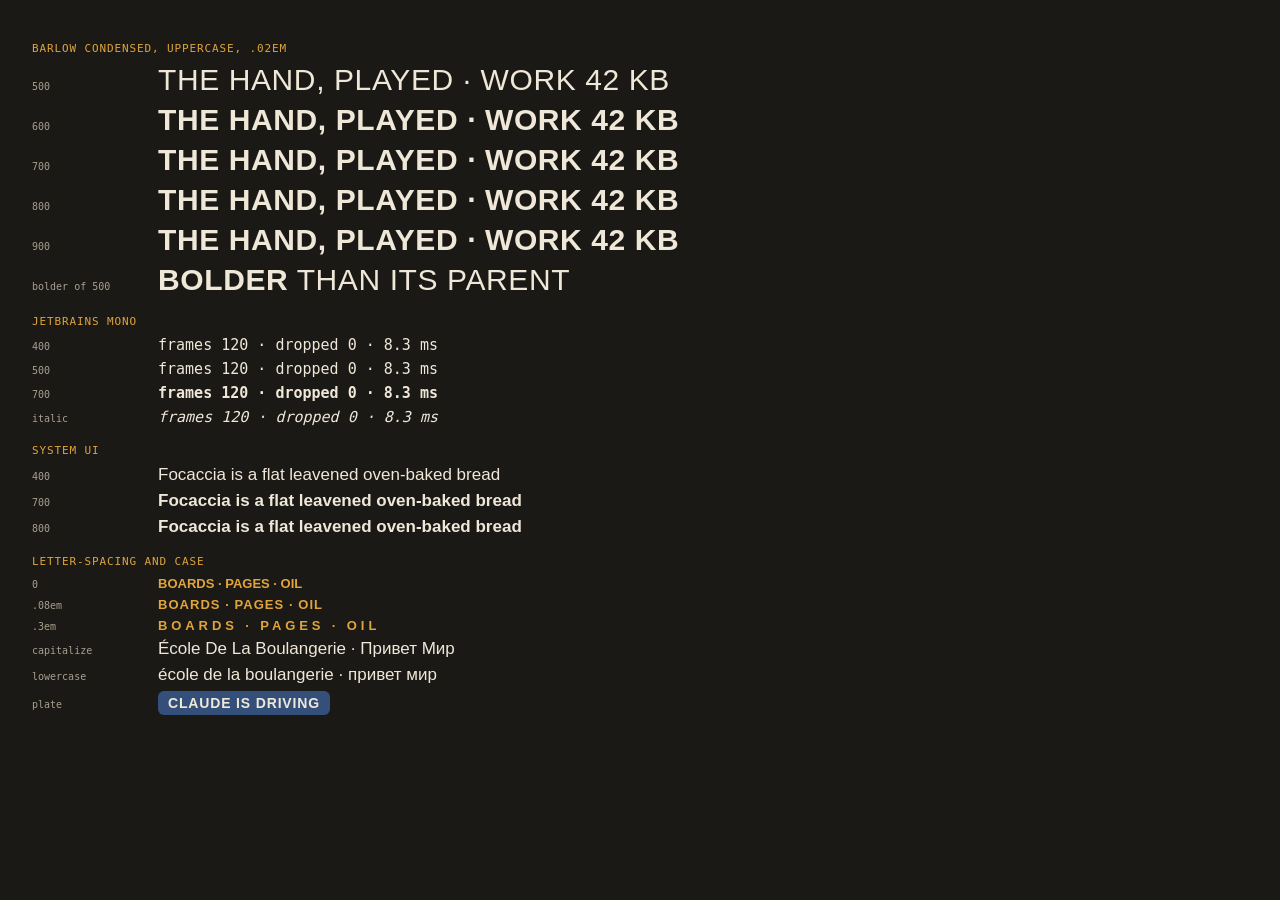
<file: tusk-interface/pages/fonts.html>
<!doctype html>
<title>Fonts</title>
<style>
  body { margin: 0; padding: 24px 32px; max-width: none; background: #1b1916; color: #efe7d8; font-family: -apple-system, sans-serif; font-size: 13px }
  .row { display: flex; align-items: baseline; gap: 16px; margin: 0 0 6px }
  .tag { width: 110px; flex: none; font-family: "JetBrains Mono", monospace; font-size: 10px; color: #a89f8f }
  .cond { font-family: "Barlow Condensed", "Arial Narrow", sans-serif; font-size: 30px; letter-spacing: .02em; text-transform: uppercase }
  .mono { font-family: "JetBrains Mono", ui-monospace, monospace; font-size: 15px }
  .ui { font-size: 17px }
  .spaced { font-family: "Barlow Condensed", sans-serif; font-weight: 700; font-size: 13px; text-transform: uppercase; color: #e0a43a }
  h2 { font-family: "JetBrains Mono", monospace; font-weight: 500; font-size: 11px; letter-spacing: .08em; text-transform: uppercase;
       color: #e0a43a; margin: 18px 0 8px }
  .plate { display: inline-block; padding: 4px 10px; border-radius: 6px; background: #34507a; font-family: "Barlow Condensed", sans-serif;
           font-weight: 800; font-size: 14px; letter-spacing: .06em; text-transform: uppercase }
</style>
<h2>Barlow Condensed, uppercase, .02em</h2>
<div class=row><span class=tag>500</span><span class=cond style="font-weight: 500">The hand, played · Work 42 KB</span></div>
<div class=row><span class=tag>600</span><span class=cond style="font-weight: 600">The hand, played · Work 42 KB</span></div>
<div class=row><span class=tag>700</span><span class=cond style="font-weight: 700">The hand, played · Work 42 KB</span></div>
<div class=row><span class=tag>800</span><span class=cond style="font-weight: 800">The hand, played · Work 42 KB</span></div>
<div class=row><span class=tag>900</span><span class=cond style="font-weight: 900">The hand, played · Work 42 KB</span></div>
<div class=row><span class=tag>bolder of 500</span><span class=cond style="font-weight: 500"><b style="font-weight: bolder">Bolder</b> than its parent</span></div>

<h2>JetBrains Mono</h2>
<div class=row><span class=tag>400</span><span class=mono>frames 120 · dropped 0 · 8.3 ms</span></div>
<div class=row><span class=tag>500</span><span class=mono style="font-weight: 500">frames 120 · dropped 0 · 8.3 ms</span></div>
<div class=row><span class=tag>700</span><span class=mono style="font-weight: 700">frames 120 · dropped 0 · 8.3 ms</span></div>
<div class=row><span class=tag>italic</span><span class=mono style="font-style: italic">frames 120 · dropped 0 · 8.3 ms</span></div>

<h2>System UI</h2>
<div class=row><span class=tag>400</span><span class=ui>Focaccia is a flat leavened oven-baked bread</span></div>
<div class=row><span class=tag>700</span><span class=ui style="font-weight: 700">Focaccia is a flat leavened oven-baked bread</span></div>
<div class=row><span class=tag>800</span><span class=ui style="font-weight: 800">Focaccia is a flat leavened oven-baked bread</span></div>

<h2>Letter-spacing and case</h2>
<div class=row><span class=tag>0</span><span class=spaced>Boards · pages · oil</span></div>
<div class=row><span class=tag>.08em</span><span class=spaced style="letter-spacing: .08em">Boards · pages · oil</span></div>
<div class=row><span class=tag>.3em</span><span class=spaced style="letter-spacing: .3em">Boards · pages · oil</span></div>
<div class=row><span class=tag>capitalize</span><span class=ui style="text-transform: capitalize">école de la boulangerie · привет мир</span></div>
<div class=row><span class=tag>lowercase</span><span class=ui style="text-transform: lowercase">ÉCOLE DE LA BOULANGERIE · ПРИВЕТ МИР</span></div>
<div class=row><span class=tag>plate</span><span class=plate>Claude is driving</span></div>
</file>
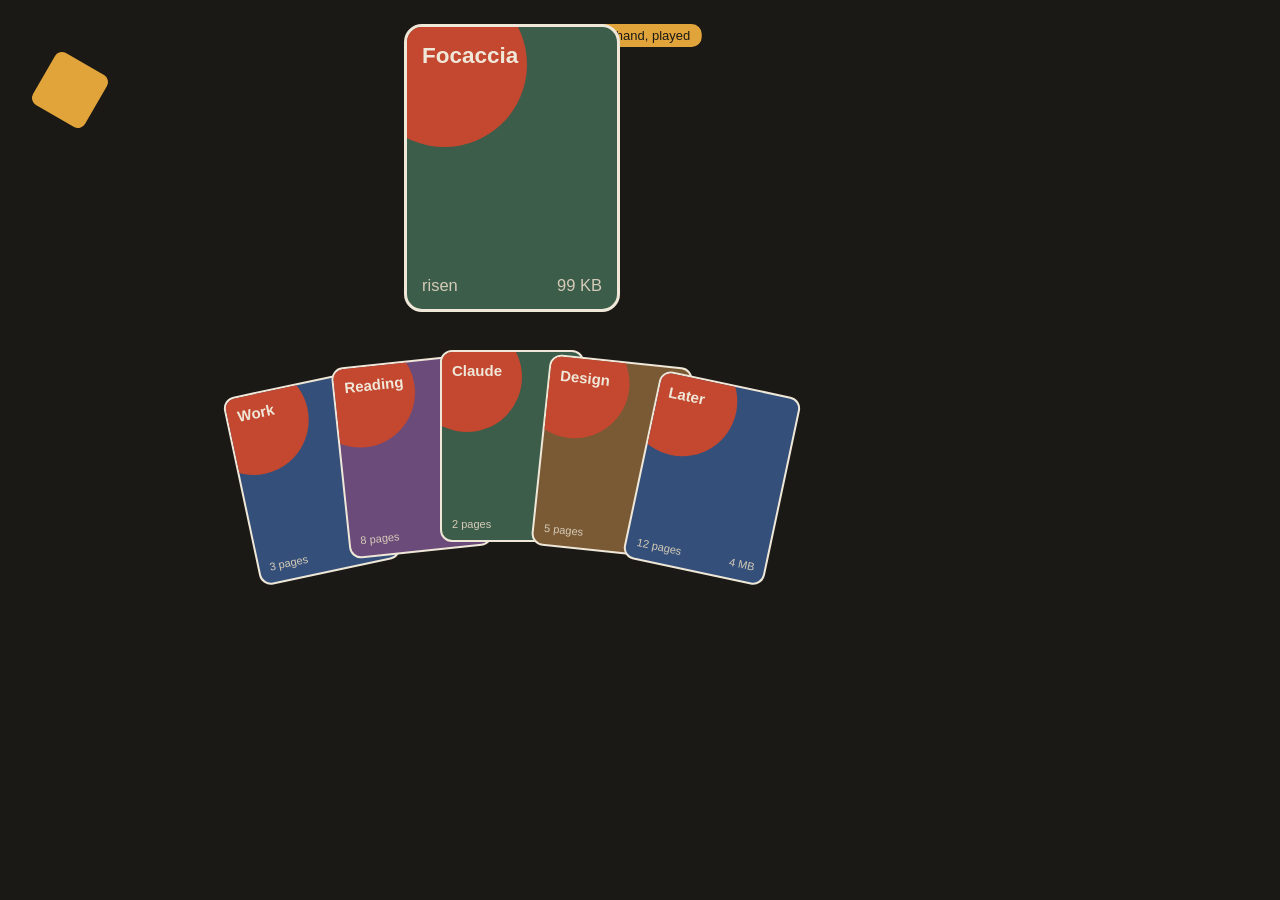
<file: tusk-interface/pages/hand.html>
<!doctype html>
<title>Hand</title>
<style>
  body { margin: 0; padding: 0; max-width: none; background: #1b1916; color: #efe7d8; font-family: sans-serif; font-size: 13px }
  .table { position: relative; height: 640px; overflow: hidden }
  .card { position: absolute; left: 0; top: 0; width: 120px; height: 168px; border-radius: 12px; border: 2px solid #efe7d8;
          overflow: hidden; transform-origin: 50% 100%; display: flex; flex-direction: column; justify-content: space-between; padding: 10px }
  .card .art { position: absolute; left: -30px; top: -30px; width: 110px; height: 110px; border-radius: 55px; background: #c4472f }
  .card .name { position: relative; font-weight: bold; font-size: 15px }
  .card .meta { position: relative; display: flex; justify-content: space-between; font-size: 11px; color: #d6cbb8 }
  .c1 { background: #34507a; transform: translate(260px, 380px) rotate(-12deg) }
  .c2 { background: #6b4b7a; transform: translate(350px, 360px) rotate(-6deg) }
  .c3 { background: #3b5d4a; transform: translate(440px, 350px) rotate(0deg) }
  .c4 { background: #7a5a34; transform: translate(530px, 360px) rotate(6deg) }
  .c5 { background: #34507a; transform: translate(620px, 380px) rotate(12deg) }
  .risen { z-index: 5; background: #3b5d4a; transform: translate(440px, 120px) scale(1.5) }
  .badge { position: absolute; left: 50%; top: 24px; transform: translateX(-50%); padding: 4px 12px; border-radius: 10px; background: #e0a43a; color: #1b1916 }
  .spin { position: absolute; left: 40px; top: 60px; width: 60px; height: 60px; background: #e0a43a; transform: rotate(30deg); border-radius: 8px }
</style>
<div class=table>
  <div class=badge>The hand, played</div>
  <div class=spin></div>
  <div class="card c1"><div class=art></div><div class=name>Work</div><div class=meta><span>3 pages</span><span>42 KB</span></div></div>
  <div class="card c2"><div class=art></div><div class=name>Reading</div><div class=meta><span>8 pages</span><span>1.2 MB</span></div></div>
  <div class="card c3"><div class=art></div><div class=name>Claude</div><div class=meta><span>2 pages</span><span>9 KB</span></div></div>
  <div class="card c4"><div class=art></div><div class=name>Design</div><div class=meta><span>5 pages</span><span>310 KB</span></div></div>
  <div class="card c5"><div class=art></div><div class=name>Later</div><div class=meta><span>12 pages</span><span>4 MB</span></div></div>
  <div class="card risen"><div class=art></div><div class=name>Focaccia</div><div class=meta><span>risen</span><span>99 KB</span></div></div>
</div>
</file>
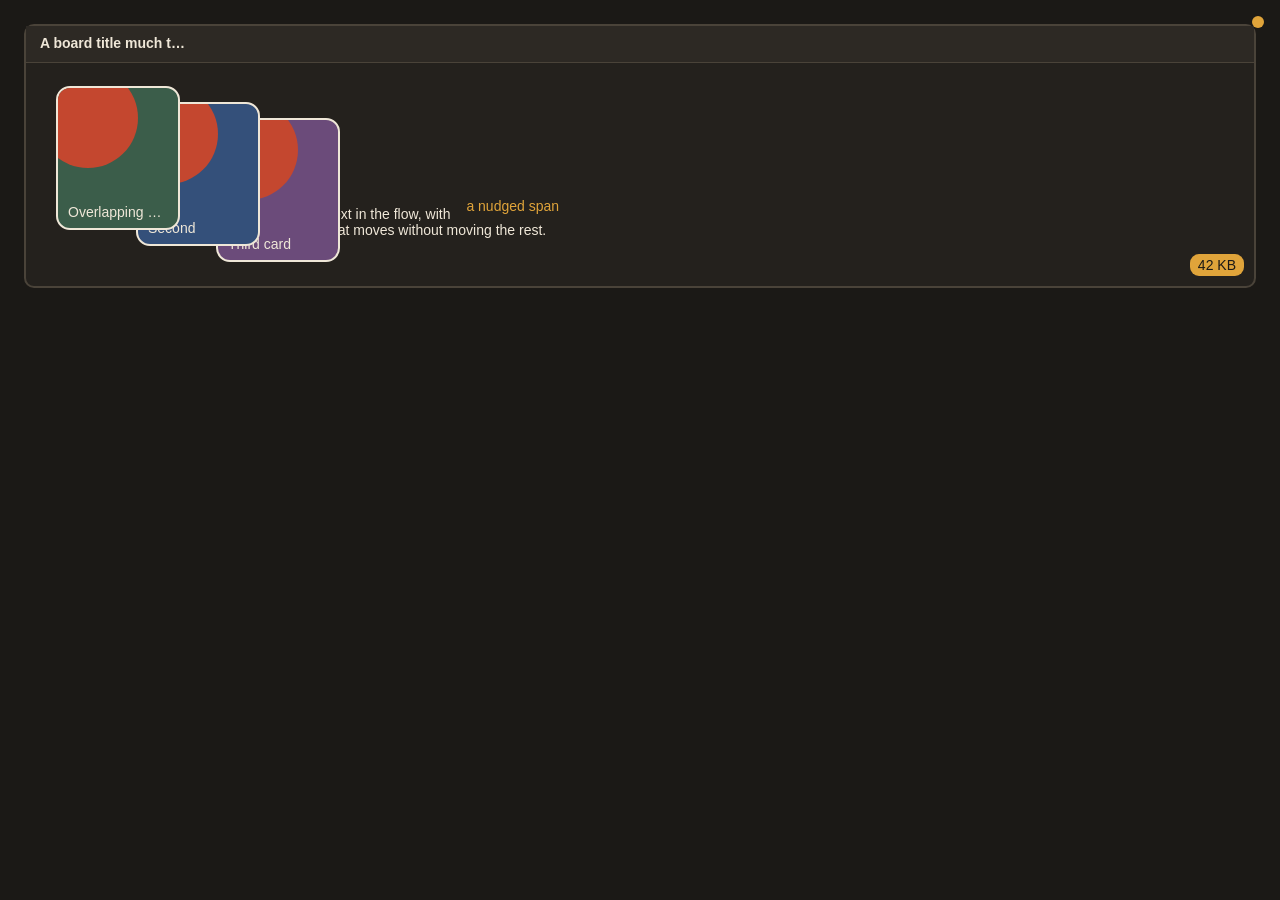
<file: tusk-interface/pages/positioning.html>
<!doctype html>
<title>Positioning</title>
<style>
  body { margin: 0; padding: 24px; max-width: none; background: #1b1916; color: #efe7d8; font-family: sans-serif; font-size: 14px }
  .frame { position: relative; height: 260px; border: 2px solid #4a4339; border-radius: 10px; background: #24211d }
  .top { position: absolute; left: 0; right: 0; top: 0; height: 36px; background: #2d2924; border-bottom: 1px solid #4a4339 }
  .title { position: absolute; left: 14px; top: 9px; width: 150px; white-space: nowrap; overflow: hidden; text-overflow: ellipsis; font-weight: bold }
  .badge { position: absolute; right: 10px; bottom: 10px; padding: 3px 8px; background: #e0a43a; color: #1b1916; border-radius: 9px }
  .card { position: absolute; top: 60px; width: 120px; height: 140px; border-radius: 14px; overflow: hidden; border: 2px solid #efe7d8 }
  .card .art { position: absolute; left: -20px; top: -20px; width: 100px; height: 100px; background: #c4472f; border-radius: 50px }
  .card .label { position: absolute; left: 10px; bottom: 8px; right: 10px; white-space: nowrap; overflow: hidden; text-overflow: ellipsis }
  .one { left: 30px; z-index: 3; background: #3b5d4a }
  .two { left: 110px; z-index: 2; top: 76px; background: #34507a }
  .three { left: 190px; z-index: 1; top: 92px; background: #6b4b7a }
  .flow { margin: 180px 0 0 300px; width: 240px }
  .nudge { position: relative; top: -8px; left: 12px; color: #e0a43a }
  .pin { position: fixed; right: 16px; top: 16px; width: 12px; height: 12px; background: #e0a43a; border-radius: 6px }
</style>
<div class=frame>
  <div class=top><div class=title>A board title much too long to fit here</div></div>
  <div class="card one"><div class=art></div><div class=label>Overlapping card with a long label</div></div>
  <div class="card two"><div class=art></div><div class=label>Second</div></div>
  <div class="card three"><div class=art></div><div class=label>Third card</div></div>
  <p class=flow>Text in the flow, with <span class=nudge>a nudged span</span> that moves without moving the rest.</p>
  <div class=badge>42 KB</div>
</div>
<div class=pin></div>
</file>
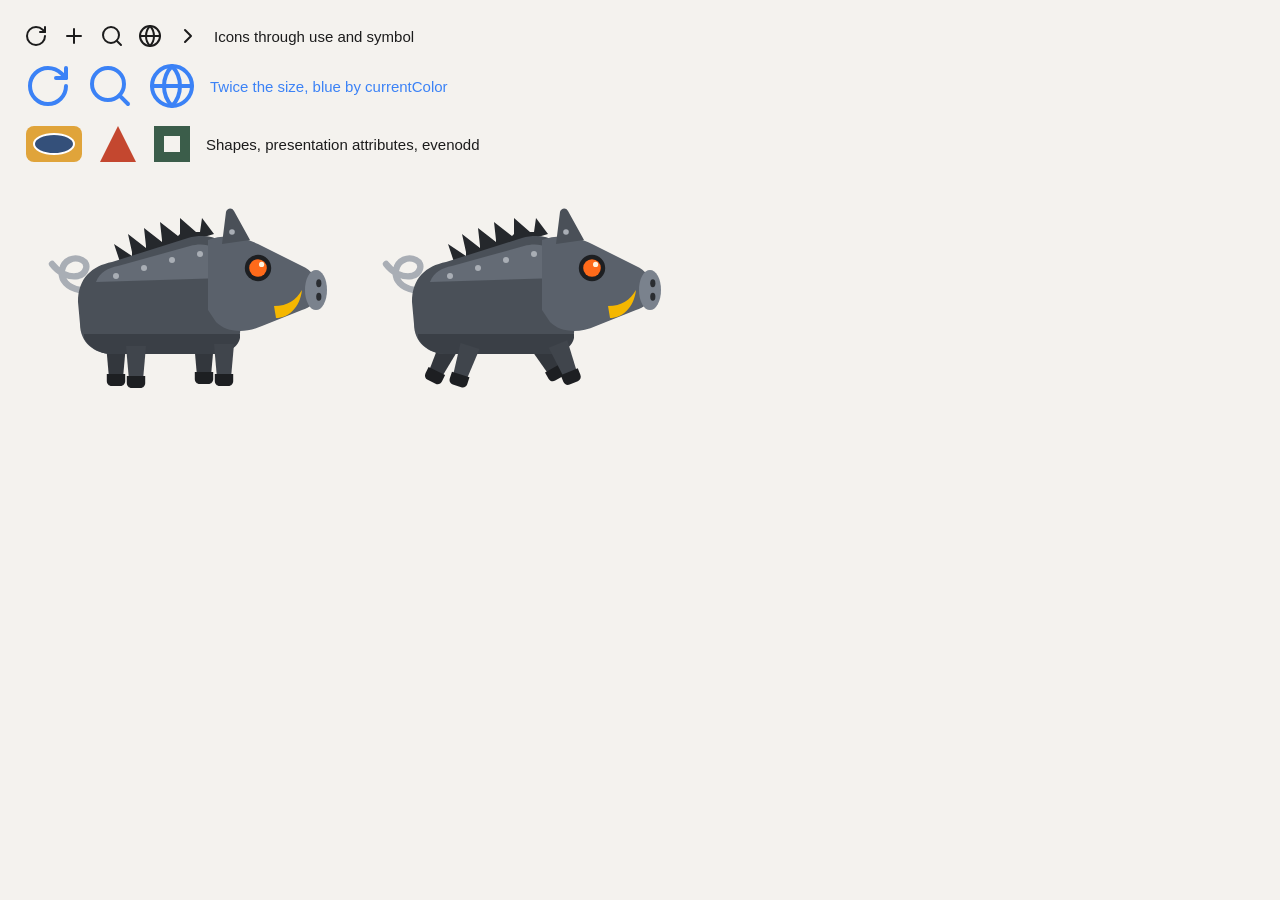
<file: tusk-interface/pages/svg1.html>
<!doctype html>
<title>SVG</title>
<style>
  body { margin: 0; padding: 24px; max-width: none; background: #f4f2ee; color: #1c1c1c; font: 15px/1.4 -apple-system, sans-serif }
  .row { display: flex; align-items: center; gap: 14px; margin-bottom: 14px }
  .i { width: 24px; height: 24px; fill: none; stroke: currentColor; stroke-width: 2; stroke-linecap: round; stroke-linejoin: round; flex: none }
  .big .i { width: 48px; height: 48px }
  .blue { color: #3b82f6 }
  .boar { width: 320px; height: 220px }
  .m-body { fill:#4A5058 } .m-plate { fill:#646B75 } .m-belly { fill:#3A3F46 } .m-head { fill:#5A616B } .m-ear { fill:#4A5058 }
  .m-snout { fill:#7A828D } .m-nostril { fill:#2A2D31 } .m-tusk { fill:#F5B700 } .m-rivet { fill:#A9AEB5 } .m-leg { fill:#40454C }
  .m-mane { fill:#25282C } .m-far .m-leg { fill:#33373D } .m-hoof { fill:#1D1F22 }
  .m-spring { fill:none; stroke:#A9AEB5; stroke-width:3.2; stroke-linecap:round; stroke-linejoin:round }
  .m-ring { fill:#1D1F22 } .m-lens { fill:#FF6A1A } .m-glint { fill:#FFF3E0 }
  .m-lg { transform-box: fill-box; transform-origin: 50% 0 }
  .pose .m-hf { transform: rotate(26deg) } .pose .m-hn { transform: rotate(18deg) } .pose .m-ff { transform: rotate(-30deg) } .pose .m-fn { transform: rotate(-22deg) }
</style>
<svg style="position:absolute;width:0;height:0;overflow:hidden" aria-hidden="true">
  <symbol id="i-reload" viewBox="0 0 24 24"><path d="M21 12a9 9 0 1 1-9-9c2.52 0 4.93 1 6.74 2.74L21 8"/><path d="M21 3v5h-5"/></symbol>
  <symbol id="i-plus" viewBox="0 0 24 24"><path d="M5 12h14"/><path d="M12 5v14"/></symbol>
  <symbol id="i-search" viewBox="0 0 24 24"><circle cx="11" cy="11" r="8"/><path d="m21 21-4.3-4.3"/></symbol>
  <symbol id="i-globe" viewBox="0 0 24 24"><circle cx="12" cy="12" r="10"/><path d="M12 2a14.5 14.5 0 0 0 0 20 14.5 14.5 0 0 0 0-20"/><path d="M2 12h20"/></symbol>
  <symbol id="i-chev-r" viewBox="0 0 24 24"><path d="m9 18 6-6-6-6"/></symbol>
</svg>
<div class="row"><svg class="i"><use href="#i-reload"/></svg><svg class="i"><use href="#i-plus"/></svg><svg class="i"><use href="#i-search"/></svg><svg class="i"><use href="#i-globe"/></svg><svg class="i"><use href="#i-chev-r"/></svg> Icons through use and symbol</div>
<div class="row big blue"><svg class="i"><use href="#i-reload"/></svg><svg class="i"><use href="#i-search"/></svg><svg class="i"><use href="#i-globe"/></svg> Twice the size, blue by currentColor</div>
<div class="row">
  <svg width="60" height="40" viewBox="0 0 60 40"><rect x="2" y="2" width="56" height="36" rx="8" fill="#e0a43a"/><ellipse cx="30" cy="20" rx="20" ry="10" fill="#34507a" stroke="#fff" stroke-width="2"/></svg>
  <svg width="40" height="40"><polygon points="20,2 38,38 2,38" fill="#c4472f"/></svg>
  <svg width="40" height="40"><path fill-rule="evenodd" d="M2 2h36v36H2z M12 12h16v16H12z" fill="#3b5d4a"/></svg>
  Shapes, presentation attributes, evenodd
</div>
<div class="row">
  <svg class="boar" viewBox="0 0 160 110"><g transform="translate(46 83)"><g class="m-lg m-hf m-far"><path class="m-leg" d="M-5 0H5L3.6 16H-3.6Z"/><path class="m-hoof" d="M-4.6 15H4.6V18.5C4.6 19.9 3.6 21 2.2 21H-2.2C-3.6 21 -4.6 19.9 -4.6 18.5Z"/></g></g><g transform="translate(90 82)"><g class="m-lg m-ff m-far"><path class="m-leg" d="M-5 0H5L3.6 16H-3.6Z"/><path class="m-hoof" d="M-4.6 15H4.6V18.5C4.6 19.9 3.6 21 2.2 21H-2.2C-3.6 21 -4.6 19.9 -4.6 18.5Z"/></g></g><path class="m-spring" d="M28 56C22 55 18 51 19 46C20 41 25 39 29 41C33 43 31 48 27 49C22 50 17 47 14 43"/><path class="m-mane" d="M48 42L45 33L54 39L54 37L52 28L61 35L61 34L60 25L69 32L69 31L68 22L77 29L78 28L78 20L86 27L88 27L89 20L95 28Z"/><path class="m-body" d="M27 62C27 50 34 44 44 42L82 30C93 27 102 31 105 40L108 74C109 83 103 88 94 88H44C35 88 28 82 28 73Z"/><path class="m-plate" d="M36 52C38 47 42 45 47 44L83 34C90 32 96 34 99 39L100 50Z"/><path class="m-belly" d="M30 78H108V80C107 85 101 88 94 88H44C37 88 32 84 30 80Z"/><circle class="m-rivet" cx="46" cy="49" r="1.5"/><circle class="m-rivet" cx="60" cy="45" r="1.5"/><circle class="m-rivet" cx="74" cy="41" r="1.5"/><circle class="m-rivet" cx="88" cy="38" r="1.5"/><path class="m-head" d="M92 31C100 28 109 29 117 33L139 44C144 46 146 50 146 54V58C146 62 143 65 139 66L119 74C110 78 101 77 96 72L92 66Z"/><path class="m-ear" d="M99 33L101 17C101.5 15 104 14.5 105 16.5L113 31Z"/><circle class="m-rivet" cx="104" cy="27" r="1.4"/><ellipse class="m-snout" cx="146" cy="56" rx="5.5" ry="10"/><ellipse class="m-nostril" cx="147.4" cy="52.6" rx="1.3" ry="2"/><ellipse class="m-nostril" cx="147.4" cy="59.4" rx="1.3" ry="2"/><path class="m-tusk" d="M126 70C132 70 138 65 139 56C136 61 132 64 125 64Z"/><circle class="m-ring" cx="117" cy="45" r="6.6"/><circle class="m-lens" cx="117" cy="45" r="4.4"/><circle class="m-glint" cx="118.8" cy="43.2" r="1.3"/><g transform="translate(56 84)"><g class="m-lg m-hn"><path class="m-leg" d="M-5 0H5L3.6 16H-3.6Z"/><path class="m-hoof" d="M-4.6 15H4.6V18.5C4.6 19.9 3.6 21 2.2 21H-2.2C-3.6 21 -4.6 19.9 -4.6 18.5Z"/></g></g><g transform="translate(100 83)"><g class="m-lg m-fn"><path class="m-leg" d="M-5 0H5L3.6 16H-3.6Z"/><path class="m-hoof" d="M-4.6 15H4.6V18.5C4.6 19.9 3.6 21 2.2 21H-2.2C-3.6 21 -4.6 19.9 -4.6 18.5Z"/></g></g></svg>
  <svg class="boar pose" viewBox="0 0 160 110"><g transform="translate(46 83)"><g class="m-lg m-hf m-far"><path class="m-leg" d="M-5 0H5L3.6 16H-3.6Z"/><path class="m-hoof" d="M-4.6 15H4.6V18.5C4.6 19.9 3.6 21 2.2 21H-2.2C-3.6 21 -4.6 19.9 -4.6 18.5Z"/></g></g><g transform="translate(90 82)"><g class="m-lg m-ff m-far"><path class="m-leg" d="M-5 0H5L3.6 16H-3.6Z"/><path class="m-hoof" d="M-4.6 15H4.6V18.5C4.6 19.9 3.6 21 2.2 21H-2.2C-3.6 21 -4.6 19.9 -4.6 18.5Z"/></g></g><path class="m-spring" d="M28 56C22 55 18 51 19 46C20 41 25 39 29 41C33 43 31 48 27 49C22 50 17 47 14 43"/><path class="m-mane" d="M48 42L45 33L54 39L54 37L52 28L61 35L61 34L60 25L69 32L69 31L68 22L77 29L78 28L78 20L86 27L88 27L89 20L95 28Z"/><path class="m-body" d="M27 62C27 50 34 44 44 42L82 30C93 27 102 31 105 40L108 74C109 83 103 88 94 88H44C35 88 28 82 28 73Z"/><path class="m-plate" d="M36 52C38 47 42 45 47 44L83 34C90 32 96 34 99 39L100 50Z"/><path class="m-belly" d="M30 78H108V80C107 85 101 88 94 88H44C37 88 32 84 30 80Z"/><circle class="m-rivet" cx="46" cy="49" r="1.5"/><circle class="m-rivet" cx="60" cy="45" r="1.5"/><circle class="m-rivet" cx="74" cy="41" r="1.5"/><circle class="m-rivet" cx="88" cy="38" r="1.5"/><path class="m-head" d="M92 31C100 28 109 29 117 33L139 44C144 46 146 50 146 54V58C146 62 143 65 139 66L119 74C110 78 101 77 96 72L92 66Z"/><path class="m-ear" d="M99 33L101 17C101.5 15 104 14.5 105 16.5L113 31Z"/><circle class="m-rivet" cx="104" cy="27" r="1.4"/><ellipse class="m-snout" cx="146" cy="56" rx="5.5" ry="10"/><ellipse class="m-nostril" cx="147.4" cy="52.6" rx="1.3" ry="2"/><ellipse class="m-nostril" cx="147.4" cy="59.4" rx="1.3" ry="2"/><path class="m-tusk" d="M126 70C132 70 138 65 139 56C136 61 132 64 125 64Z"/><circle class="m-ring" cx="117" cy="45" r="6.6"/><circle class="m-lens" cx="117" cy="45" r="4.4"/><circle class="m-glint" cx="118.8" cy="43.2" r="1.3"/><g transform="translate(56 84)"><g class="m-lg m-hn"><path class="m-leg" d="M-5 0H5L3.6 16H-3.6Z"/><path class="m-hoof" d="M-4.6 15H4.6V18.5C4.6 19.9 3.6 21 2.2 21H-2.2C-3.6 21 -4.6 19.9 -4.6 18.5Z"/></g></g><g transform="translate(100 83)"><g class="m-lg m-fn"><path class="m-leg" d="M-5 0H5L3.6 16H-3.6Z"/><path class="m-hoof" d="M-4.6 15H4.6V18.5C4.6 19.9 3.6 21 2.2 21H-2.2C-3.6 21 -4.6 19.9 -4.6 18.5Z"/></g></g></svg>
</div>
</file>
